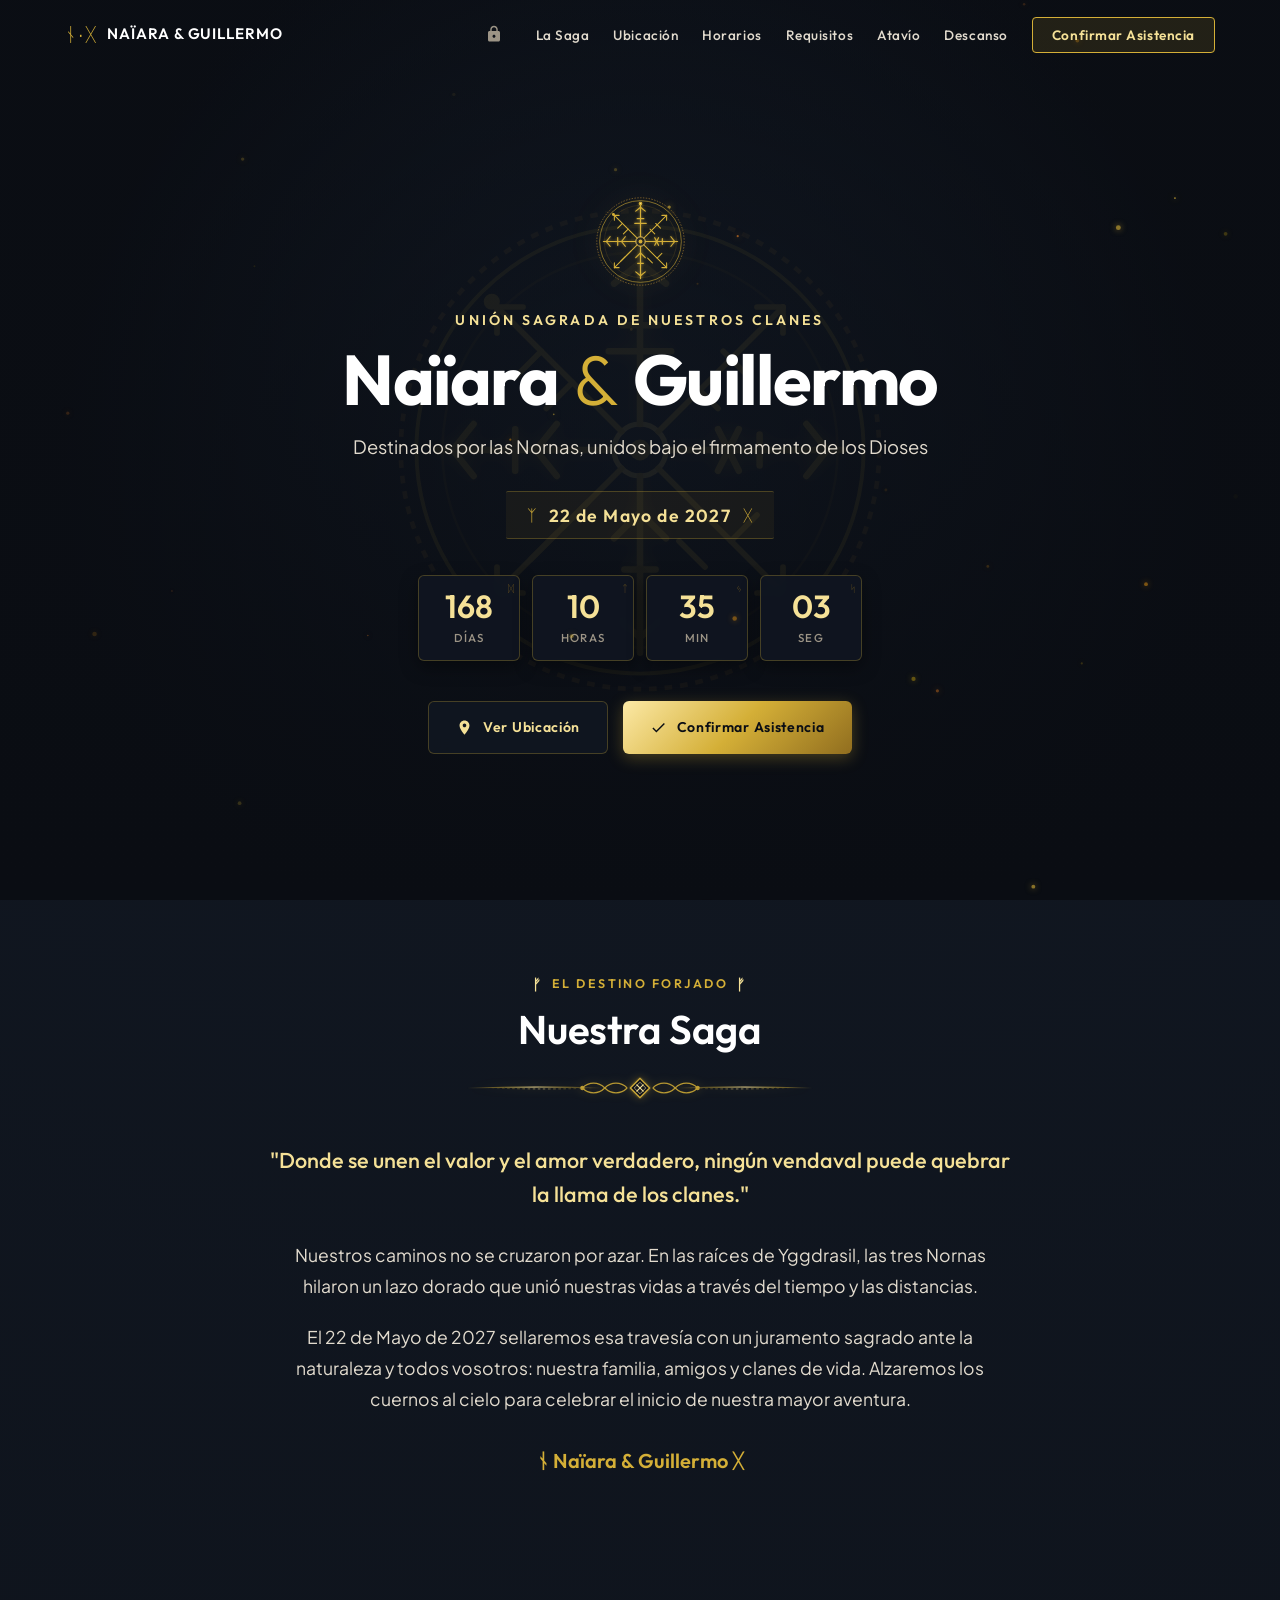
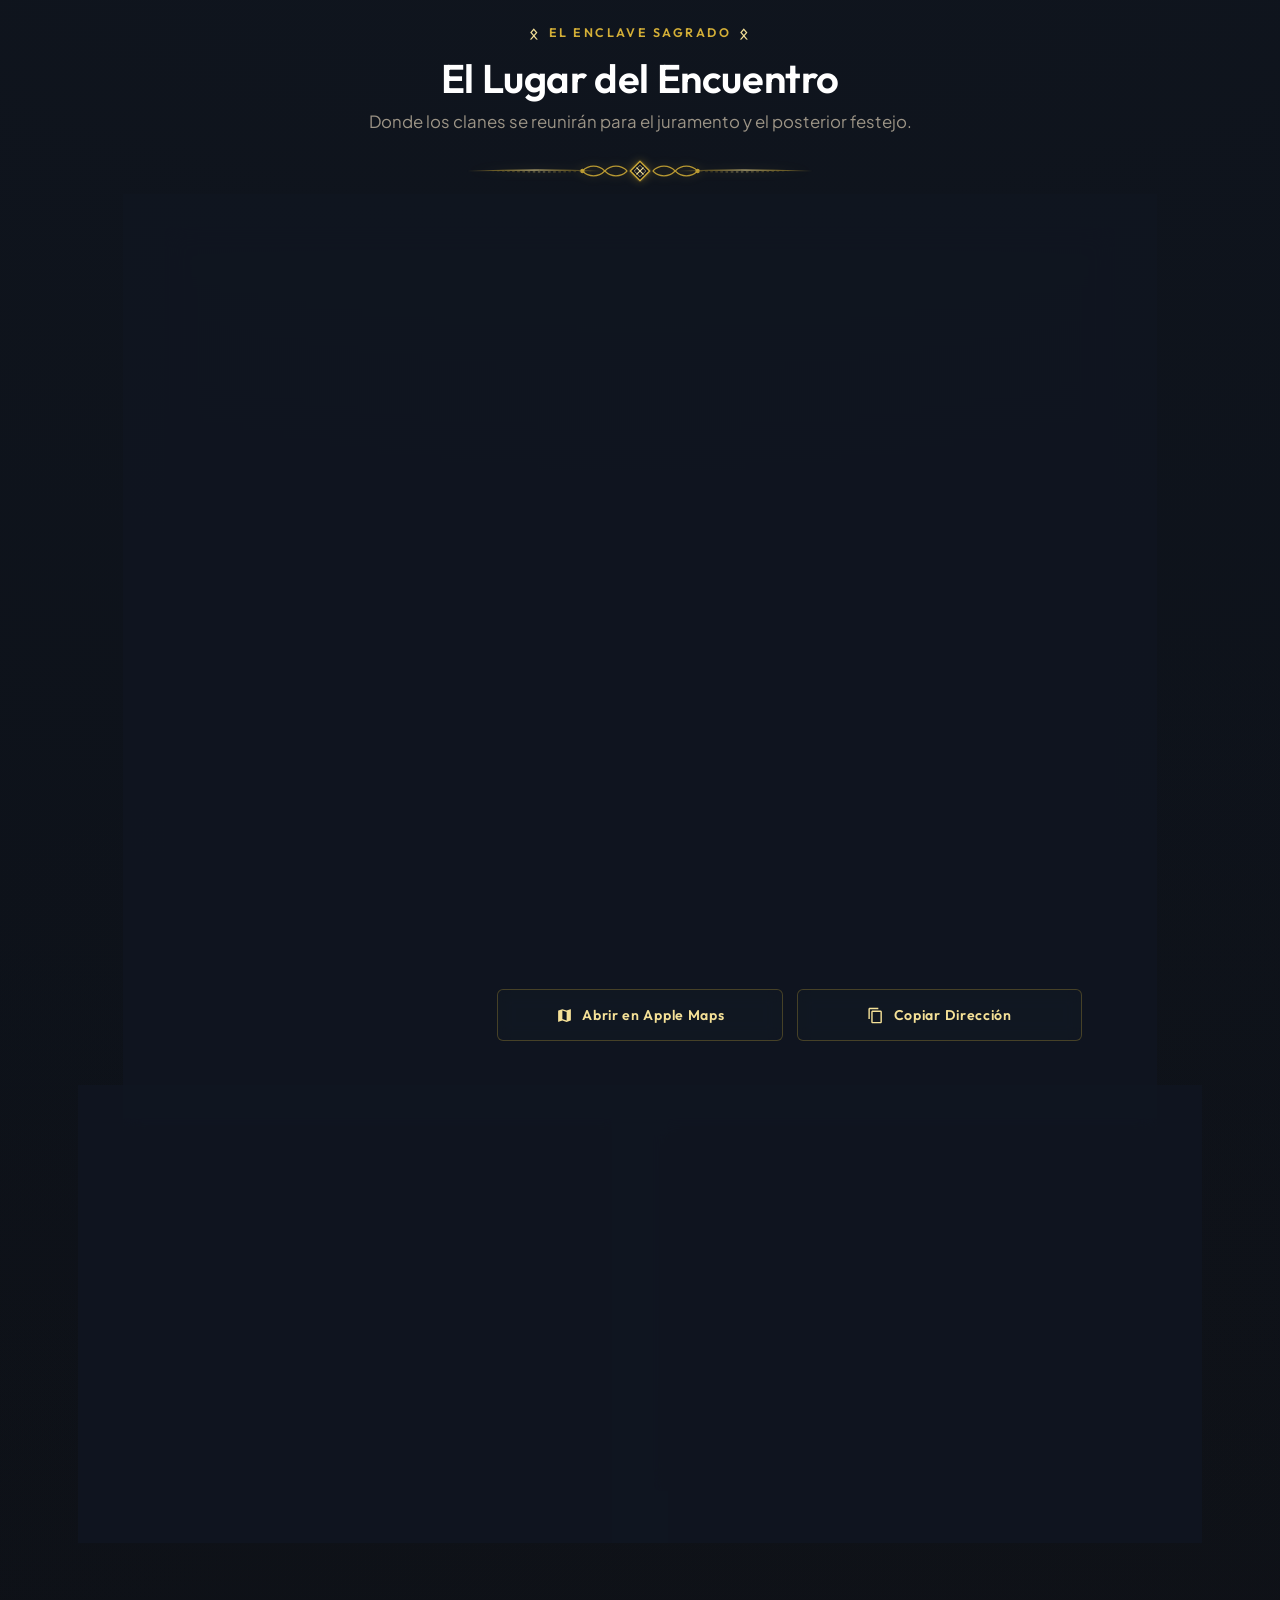
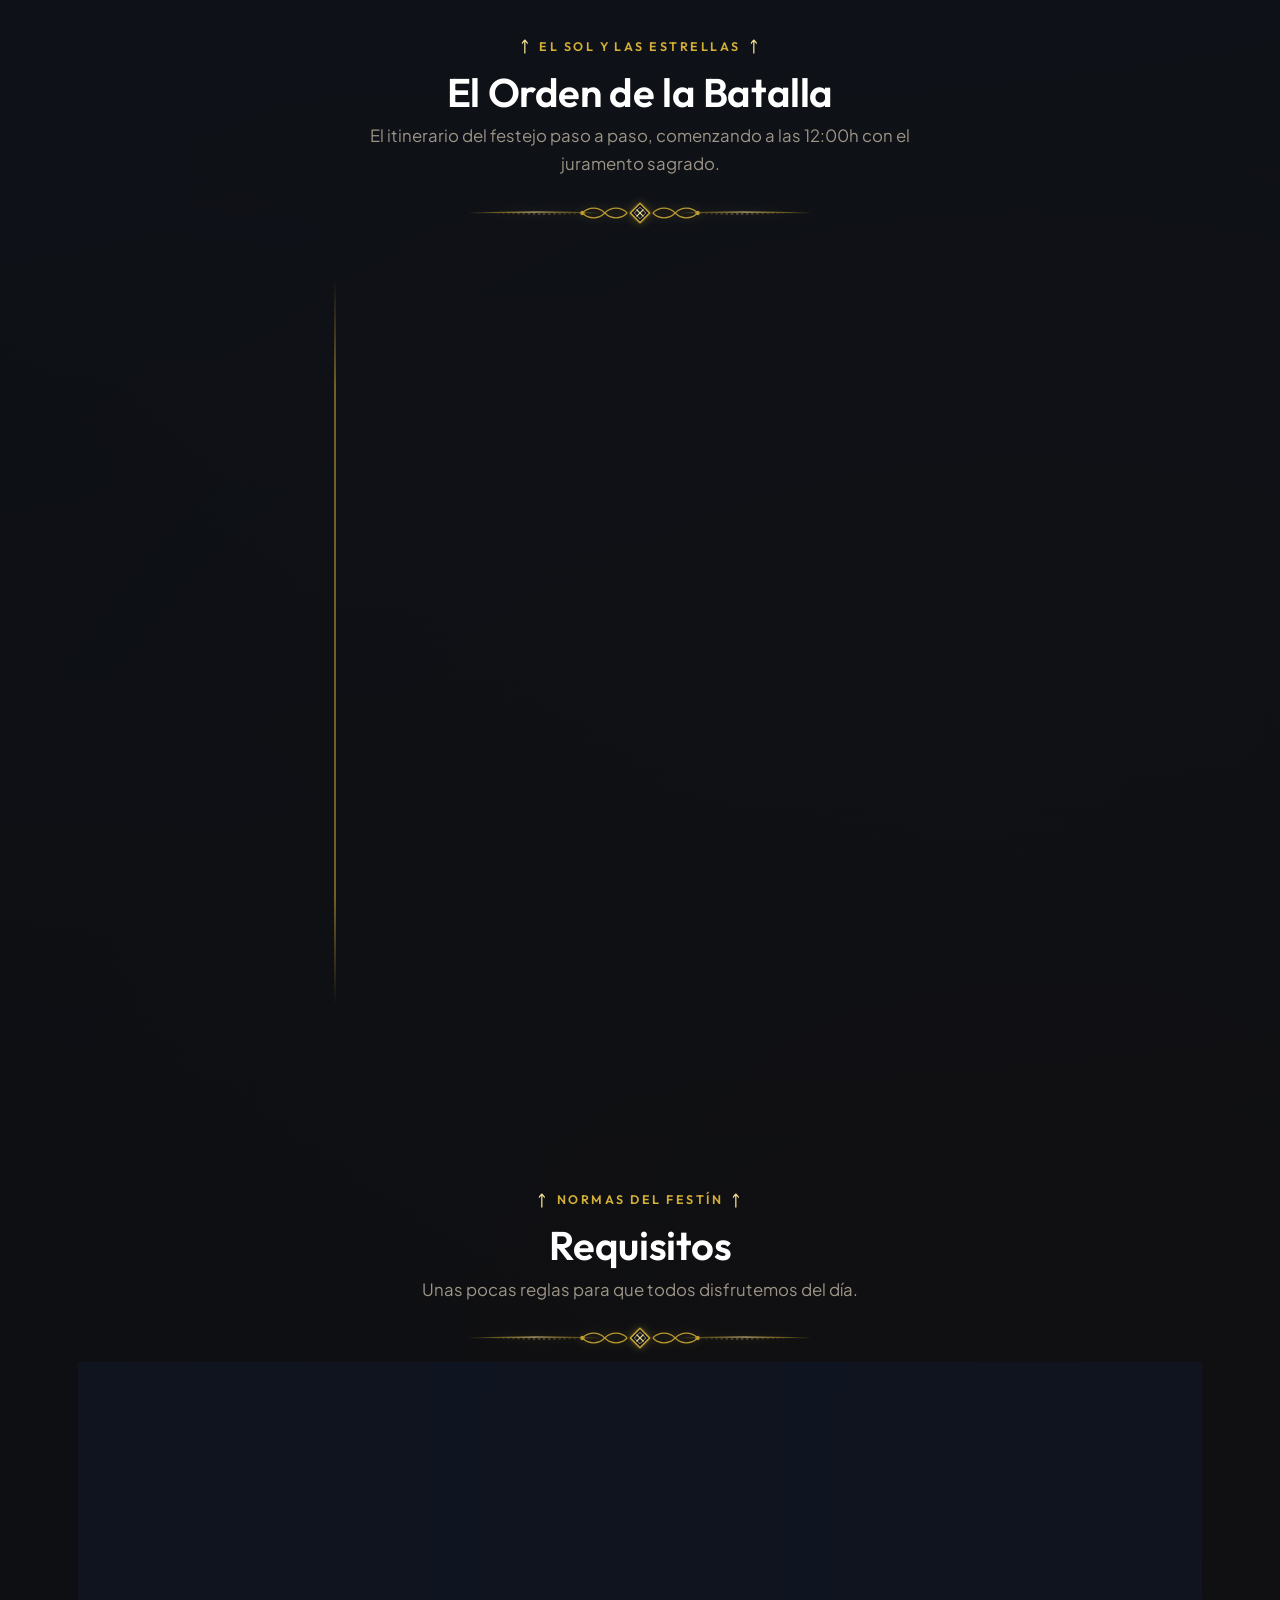
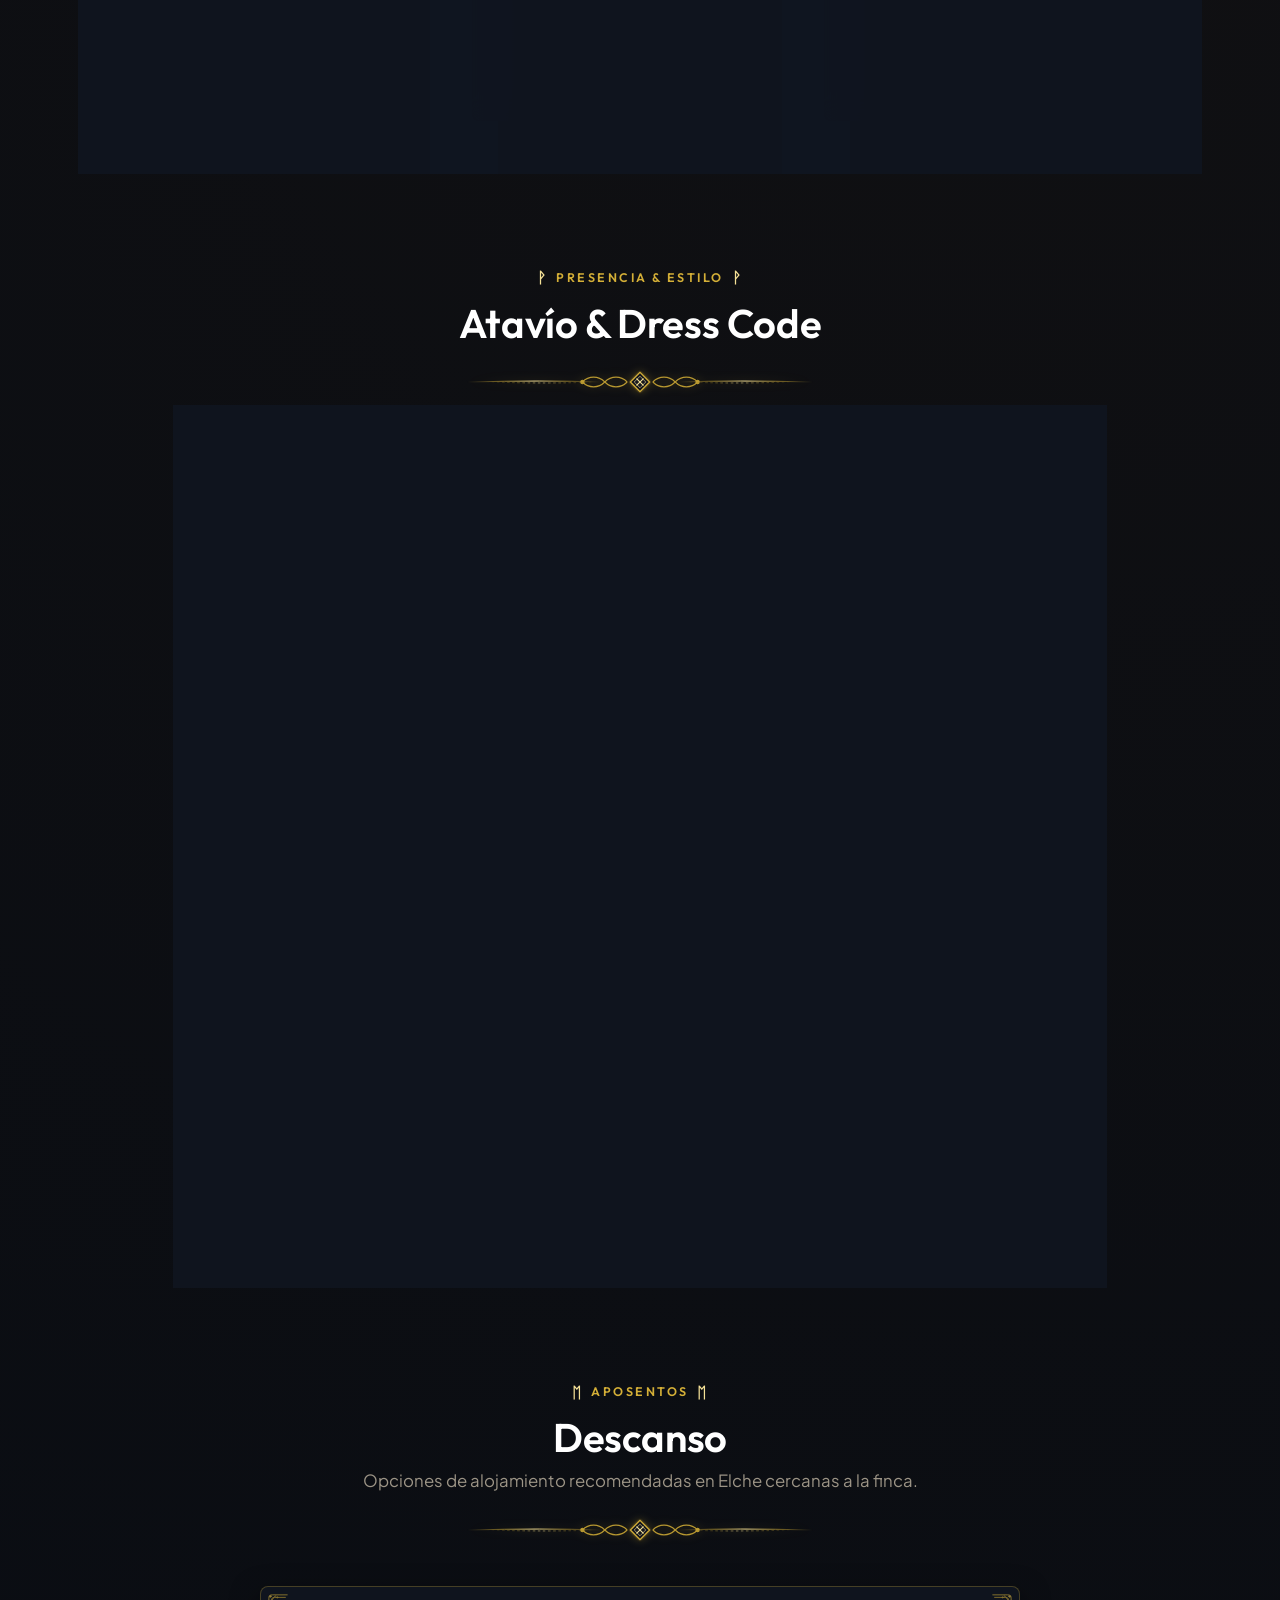
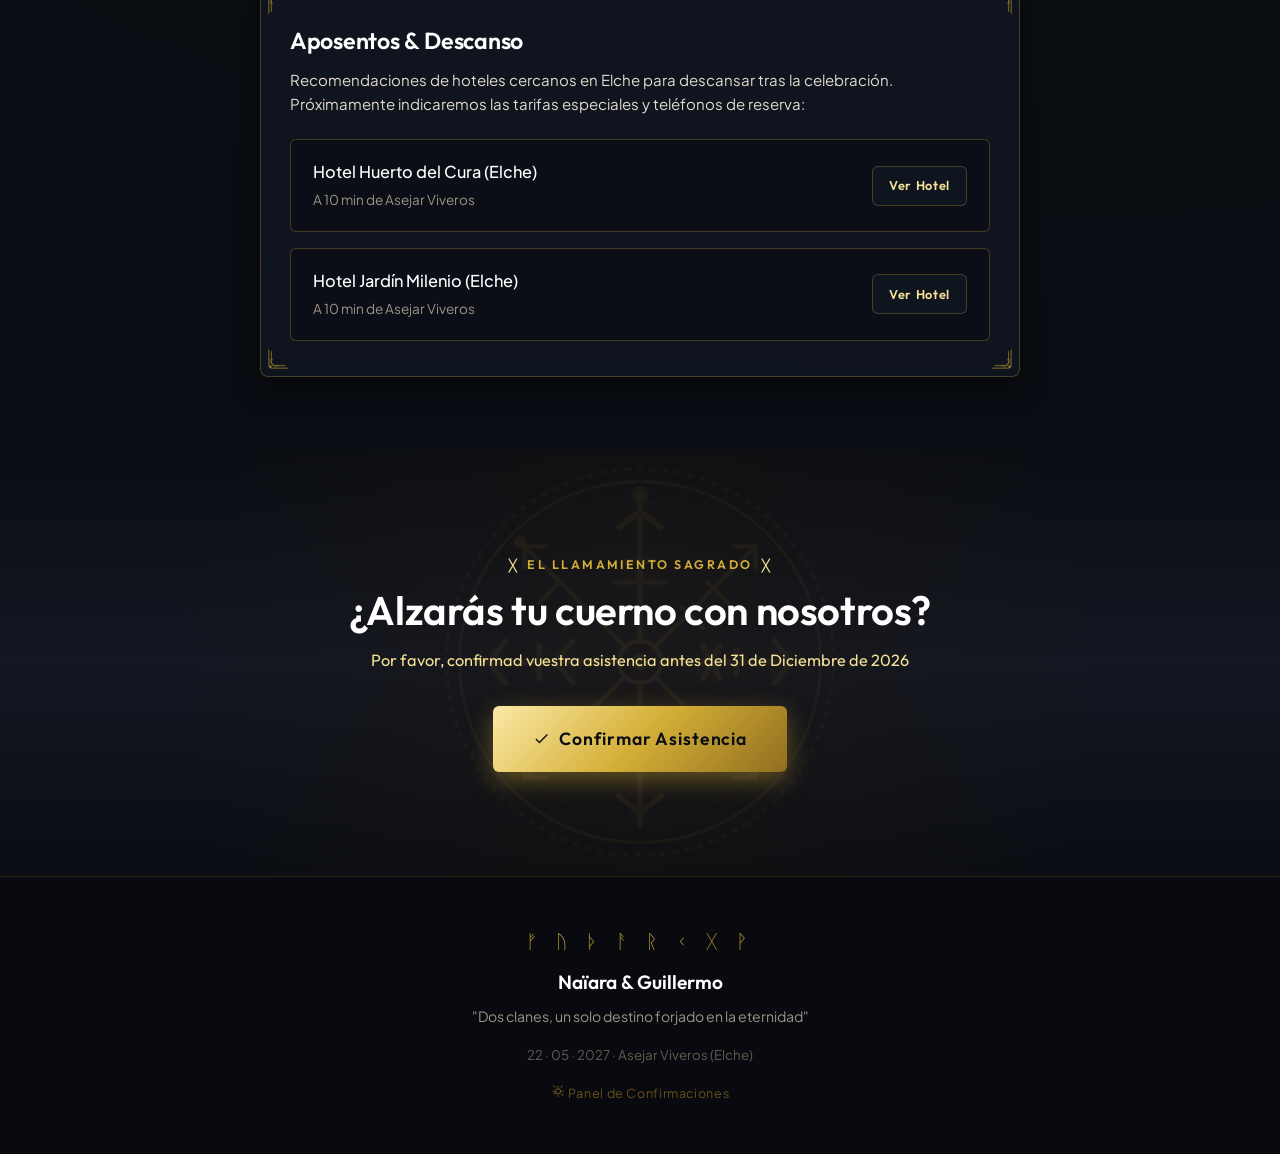
<file: index.html>
<!DOCTYPE html>
<html lang="es">
<head>
  <meta charset="UTF-8" />
  <meta name="viewport" content="width=device-width, initial-scale=1.0, maximum-scale=5.0" />
  <title>Naïara & Guillermo · 22 de Mayo de 2027</title>
  <meta name="description" content="Invitación de boda de Naïara & Guillermo · 22 de Mayo de 2027 en Asejar Viveros, Elche. Destinados por las Nornas, unidos bajo el firmamento de los Dioses." />
  <meta name="theme-color" content="#10141d" />
  <link rel="canonical" href="https://naiarayguillermo.github.io/boda/" />

  <!-- Open Graph para compartir en WhatsApp, Telegram y redes -->
  <meta property="og:title" content="Boda Naïara & Guillermo · 22.05.2027" />
  <meta property="og:description" content="Acompáñanos a celebrar nuestro gran festejo de boda en Asejar Viveros (Elche)." />
  <meta property="og:type" content="website" />
  <meta property="og:url" content="https://naiarayguillermo.github.io/boda/" />
  <meta property="og:site_name" content="Naïara & Guillermo" />
  <meta property="og:image" content="https://naiarayguillermo.github.io/boda/assets/svg/social-preview.svg" />
  <meta property="og:image:alt" content="Invitación de boda de Naïara y Guillermo" />
  <meta name="twitter:card" content="summary_large_image" />
  <meta name="twitter:title" content="Boda Naïara & Guillermo · 22.05.2027" />
  <meta name="twitter:description" content="Acompáñanos en Asejar Viveros, Elche." />
  <meta name="twitter:image" content="https://naiarayguillermo.github.io/boda/assets/svg/social-preview.svg" />
  
  <!-- Favicon rúnico SVG -->
  <link rel="icon" type="image/svg+xml" href="assets/svg/vegvisir.svg" />

  <!-- Estilos -->
  <link rel="stylesheet" href="css/style.css" />
</head>
<body>

  <!-- Canvas interactivo de brasas nórdicas -->
  <canvas id="ember-canvas"></canvas>

  <!-- Telón de fondo para menú móvil (detrás de los links nítidos) -->
  <div class="nav-backdrop" id="nav-backdrop"></div>

  <div class="page-wrapper">

    <!-- BARRA DE NAVEGACIÓN SUPERIOR -->
    <header class="viking-navbar" id="viking-navbar">
      <div class="nav-container">
        <a href="#hero" class="nav-brand" aria-label="Inicio">
          <span class="nav-logo-rune">ᚾ·ᚷ</span>
          <span class="nav-names" data-bind="monogram">Naïara & Guillermo</span>
        </a>

        <!-- Botón Hamburguesa alineado a la derecha -->
        <button class="menu-toggle" id="menu-toggle" aria-label="Abrir menú de navegación">
          <span></span>
          <span></span>
          <span></span>
        </button>

        <!-- Icono discreto de acceso al panel (solo visible para los novios) -->
        <a href="dashboard/" class="nav-dashboard-icon" aria-label="Panel de administración" title="Panel de los Novios">
          <svg viewBox="0 0 24 24" width="18" height="18" fill="currentColor">
            <path d="M18 8h-1V6c0-2.76-2.24-5-5-5S7 3.24 7 6v2H6c-1.1 0-2 .9-2 2v10c0 1.1.9 2 2 2h12c1.1 0 2-.9 2-2V10c0-1.1-.9-2-2-2zm-6 9c-1.1 0-2-.9-2-2s.9-2 2-2 2 .9 2 2-.9 2-2 2zm3.1-9H8.9V6c0-1.71 1.39-3.1 3.1-3.1 1.71 0 3.1 1.39 3.1 3.1v2z"/>
          </svg>
        </a>

        <nav>
          <ul class="nav-links" id="nav-links">
            <li><a href="#historia">La Saga</a></li>
            <li><a href="#ubicacion">Ubicación</a></li>
            <li><a href="#cronograma">Horarios</a></li>
            <li><a href="#requisitos">Requisitos</a></li>
            <li><a href="#atavio">Atavío</a></li>
            <li><a href="#descanso">Descanso</a></li>
            <li><a href="asistencia.html" class="nav-rsvp-btn">Confirmar Asistencia</a></li>
          </ul>
        </nav>
      </div>
    </header>

    <!-- PORTADA / HERO -->
    <section class="hero" id="hero">
      <div class="hero-ornament-bg">
        <img src="assets/svg/vegvisir.svg" alt="" width="520" height="520" />
      </div>

      <img src="assets/svg/vegvisir.svg" alt="Sello Vegvísir" class="hero-crest reveal" width="95" height="95" />

      <p class="hero-tagline-top reveal" style="--delay: 0.1s">Unión Sagrada de Nuestros Clanes</p>
      
      <h1 class="hero-title reveal" style="--delay: 0.2s">
        <span data-bind="brideName">Naïara</span>
        <span class="ampersand">&</span>
        <span data-bind="groomName">Guillermo</span>
      </h1>

      <p class="hero-subtitle reveal" style="--delay: 0.3s" data-bind="epicTagline">
        Destinados por las Nornas, unidos bajo el firmamento de los Dioses
      </p>

      <div class="hero-date-badge reveal" style="--delay: 0.4s">
        <span class="rune-icon">ᛉ</span>
        <span class="date-text" data-bind="dateDisplayText">22 de Mayo de 2027</span>
        <span class="rune-icon">ᚷ</span>
      </div>

      <!-- CONTADOR DE TIEMPO REGRESIVO -->
      <div class="countdown-wrapper reveal" id="countdown-box" style="--delay: 0.5s">
        <div class="countdown-unit">
          <span class="rune-mark">ᛞ</span>
          <div class="countdown-num" id="cd-days">--</div>
          <div class="countdown-label">Días</div>
        </div>
        <div class="countdown-unit">
          <span class="rune-mark">ᛏ</span>
          <div class="countdown-num" id="cd-hours">--</div>
          <div class="countdown-label">Horas</div>
        </div>
        <div class="countdown-unit">
          <span class="rune-mark">ᛃ</span>
          <div class="countdown-num" id="cd-mins">--</div>
          <div class="countdown-label">Min</div>
        </div>
        <div class="countdown-unit">
          <span class="rune-mark">ᛋ</span>
          <div class="countdown-num" id="cd-secs">--</div>
          <div class="countdown-label">Seg</div>
        </div>
      </div>

      <div class="hero-actions reveal" style="--delay: 0.6s">
        <a href="#ubicacion" class="btn-viking btn-viking-outline">
          <span class="btn-icon-svg">
            <svg viewBox="0 0 24 24"><path d="M12 2C8.13 2 5 5.13 5 9c0 5.25 7 13 7 13s7-7.75 7-13c0-3.87-3.13-7-7-7zm0 9.5c-1.38 0-2.5-1.12-2.5-2.5s1.12-2.5 2.5-2.5 2.5 1.12 2.5 2.5-1.12 2.5-2.5 2.5z"/></svg>
          </span>
          <span>Ver Ubicación</span>
        </a>
        <a href="asistencia.html" class="btn-viking btn-viking-primary">
          <span class="btn-icon-svg">
            <svg viewBox="0 0 24 24"><path d="M9 16.2L4.8 12l-1.4 1.4L9 19 21 7l-1.4-1.4L9 16.2z"/></svg>
          </span>
          <span>Confirmar Asistencia</span>
        </a>
      </div>
    </section>

    <!-- SECCIÓN: NUESTRA SAGA -->
    <section class="section" id="historia">
      <div class="container">
        <div class="section-header reveal">
          <div class="section-pretitle">
            <span class="rune">ᚠ</span>
            <span>El Destino Forjado</span>
            <span class="rune">ᚠ</span>
          </div>
          <h2 class="section-title">Nuestra Saga</h2>
          <div class="viking-divider">
            <img src="assets/svg/viking-divider.svg" alt="" />
          </div>
        </div>

        <div class="story-wrapper reveal">
          <blockquote class="story-quote">
            "Donde se unen el valor y el amor verdadero, ningún vendaval puede quebrar la llama de los clanes."
          </blockquote>
          <p class="story-p">
            Nuestros caminos no se cruzaron por azar. En las raíces de Yggdrasil, las tres Nornas hilaron un lazo dorado que unió nuestras vidas a través del tiempo y las distancias.
          </p>
          <p class="story-p">
            El 22 de Mayo de 2027 sellaremos esa travesía con un juramento sagrado ante la naturaleza y todos vosotros: nuestra familia, amigos y clanes de vida. Alzaremos los cuernos al cielo para celebrar el inicio de nuestra mayor aventura.
          </p>
          <div class="story-signature">
            ᚾ Naïara & Guillermo ᚷ
          </div>
        </div>
      </div>
    </section>

    <!-- SECCIÓN: UBICACIÓN (ASEJAR VIVEROS) -->
    <section class="section" id="ubicacion">
      <div class="container">
        <div class="section-header reveal">
          <div class="section-pretitle">
            <span class="rune">ᛟ</span>
            <span>El Enclave Sagrado</span>
            <span class="rune">ᛟ</span>
          </div>
          <h2 class="section-title">El Lugar del Encuentro</h2>
          <p class="section-subtitle">
            Donde los clanes se reunirán para el juramento y el posterior festejo.
          </p>
          <div class="viking-divider">
            <img src="assets/svg/viking-divider.svg" alt="" />
          </div>
        </div>

        <!-- TARJETA DEL ENCLAVE CON MAPA EMBEBIDO -->
        <div class="viking-card venue-showcase-card reveal">
          <img src="assets/svg/knot-corner.svg" class="card-corner corner-tl" alt="" />
          <img src="assets/svg/knot-corner.svg" class="card-corner corner-tr" alt="" />
          <img src="assets/svg/knot-corner.svg" class="card-corner corner-bl" alt="" />
          <img src="assets/svg/knot-corner.svg" class="card-corner corner-br" alt="" />

          <div class="venue-header-badge">
            <span>Enclave Nupcial</span>
          </div>

          <h3 class="venue-main-title" data-bind="venue.name">Asejar Viveros</h3>
          <p class="venue-tagline" data-bind="venue.subtitle">El Oasis de los Dioses · La Hoya, Elche (Alicante)</p>

          <div class="venue-coords-box" title="Coordenadas GPS">
            <span class="inline-svg-icon" aria-hidden="true"><svg viewBox="0 0 24 24"><circle cx="12" cy="10" r="7"/><path d="m12 6 2 6-2 2-2-2 2-6zm0 11v4"/></svg></span>
            <span data-bind="venue.coordinates">38°14'35.1"N 0°46'18.8"W</span>
          </div>

          <p class="venue-desc-text" data-bind="venue.description">
            Un enclave natural rodeado de palmeras, vegetación mediterránea y espacios al aire libre donde celebraremos tanto el juramento sagrado como el gran banquete.
          </p>

          <!-- MAPA EMBEBIDO -->
          <div class="map-frame-wrapper">
            <iframe 
              title="Ubicación de Asejar Viveros en Google Maps"
              src="https://maps.google.com/maps?q=38.2430805,-0.7718989&amp;hl=es&amp;z=15&amp;output=embed"
              loading="lazy"
              allowfullscreen>
            </iframe>
          </div>

          <!-- BOTONES DE ACCIÓN -->
          <div class="map-actions-grid">
            <a href="https://maps.app.goo.gl/aNG3K9HyFQzcdcWY9" target="_blank" rel="noopener noreferrer" class="btn-viking btn-viking-primary" data-bind="venue.mapsShortUrl">
              <span class="btn-icon-svg">
                <svg viewBox="0 0 24 24"><path d="M12 2C8.13 2 5 5.13 5 9c0 5.25 7 13 7 13s7-7.75 7-13c0-3.87-3.13-7-7-7zm0 9.5c-1.38 0-2.5-1.12-2.5-2.5s1.12-2.5 2.5-2.5 2.5 1.12 2.5 2.5-1.12 2.5-2.5 2.5z"/></svg>
              </span>
              <span>Abrir en Google Maps</span>
            </a>

            <a href="https://maps.apple.com/?q=38.2430805,-0.7718989" target="_blank" rel="noopener noreferrer" class="btn-viking btn-viking-outline" data-bind="venue.appleMapsUrl">
              <span class="btn-icon-svg">
                <svg viewBox="0 0 24 24"><path d="M20.5 3l-.16.03L15 5.1 9 3 3.36 4.9c-.21.07-.36.25-.36.48V20.5c0 .28.22.5.5.5l.16-.03L9 18.9l6 2.1 5.64-1.9c.21-.07.36-.25.36-.48V3.5c0-.28-.22-.5-.5-.5zM15 19l-6-2.11V5l6 2.11V19z"/></svg>
              </span>
              <span>Abrir en Apple Maps</span>
            </a>

            <button type="button" class="btn-viking btn-viking-outline" data-copy-target="venue-address-hidden" data-toast-msg="¡Dirección copiada al portapapeles!">
              <span class="btn-icon-svg">
                <svg viewBox="0 0 24 24"><path d="M16 1H4c-1.1 0-2 .9-2 2v14h2V3h12V1zm3 4H8c-1.1 0-2 .9-2 2v14c0 1.1.9 2 2 2h11c1.1 0 2-.9 2-2V7c0-1.1-.9-2-2-2zm0 16H8V7h11v14z"/></svg>
              </span>
              <span>Copiar Dirección</span>
            </button>
            <span id="venue-address-hidden" data-copy-val="Partida de La Hoya, Polígono 72, Parcela 83, 03294 La Hoya, Elche (Alicante)" style="display: none;"></span>
          </div>
        </div>

        <!-- CEREMONIA (12:00h) & BANQUETE (14:00h) -->
        <div class="conclaves-grid">
          <div class="viking-card conclave-card reveal" style="--delay: 0.1s">
            <img src="assets/svg/knot-corner.svg" class="card-corner corner-tl" alt="" />
            <img src="assets/svg/knot-corner.svg" class="card-corner corner-tr" alt="" />
            <img src="assets/svg/knot-corner.svg" class="card-corner corner-bl" alt="" />
            <img src="assets/svg/knot-corner.svg" class="card-corner corner-br" alt="" />

            <div>
              <div class="conclave-icon-box">
                <img src="assets/svg/rings-oath.svg" alt="Anillos" width="40" height="40" />
              </div>
              <span class="conclave-badge">La Ceremonia</span>
              <h3 class="conclave-title" data-bind="ceremony.title">El Juramento de Sangre y Amor</h3>
              <p class="conclave-place" data-bind="ceremony.placeName">Asejar Viveros · Zona de la Arboleda</p>
              <div class="conclave-time">
                <span class="rune">ᛏ</span>
                <span data-bind="ceremony.time">12:00 Horas</span>
              </div>
              <p class="conclave-desc" data-bind="ceremony.description">
                Bajo los cielos de Elche y rodeados de nuestro clan, intercambiaremos los anillos de juramento y sellaremos nuestra alianza eterna.
              </p>
            </div>
          </div>

          <div class="viking-card conclave-card reveal" style="--delay: 0.2s">
            <img src="assets/svg/knot-corner.svg" class="card-corner corner-tl" alt="" />
            <img src="assets/svg/knot-corner.svg" class="card-corner corner-tr" alt="" />
            <img src="assets/svg/knot-corner.svg" class="card-corner corner-bl" alt="" />
            <img src="assets/svg/knot-corner.svg" class="card-corner corner-br" alt="" />

            <div>
              <div class="conclave-icon-box">
                <img src="assets/svg/drinking-horn.svg" alt="Cuerno" width="40" height="40" />
              </div>
              <span class="conclave-badge">Banquete & Fiesta</span>
              <h3 class="conclave-title" data-bind="banquet.title">El Gran Festín en el Valhalla</h3>
              <p class="conclave-place" data-bind="banquet.placeName">Asejar Viveros · Jardines Principales</p>
              <div class="conclave-time">
                <span class="rune">ᛋ</span>
                <span data-bind="banquet.time">14:00 Horas</span>
              </div>
              <p class="conclave-desc" data-bind="banquet.description">
                Alzad vuestros cuernos con hidromiel y buen vino. Viandas selectas, música y fiesta para celebrar el inicio de nuestra saga.
              </p>
            </div>
          </div>
        </div>

      </div>
    </section>

    <!-- SECCIÓN: CRONOGRAMA / TIMELINE -->
    <section class="section" id="cronograma">
      <div class="container">
        <div class="section-header reveal">
          <div class="section-pretitle">
            <span class="rune">ᛏ</span>
            <span>El Sol y las Estrellas</span>
            <span class="rune">ᛏ</span>
          </div>
          <h2 class="section-title">El Orden de la Batalla</h2>
          <p class="section-subtitle">
            El itinerario del festejo paso a paso, comenzando a las 12:00h con el juramento sagrado.
          </p>
          <div class="viking-divider">
            <img src="assets/svg/viking-divider.svg" alt="" />
          </div>
        </div>

        <div class="timeline-container" id="timeline-list">
          <!-- Inyectado dinámicamente desde js/config.js -->
        </div>
      </div>
    </section>

    <!-- SECCIÓN: REQUISITOS DE LOS CLANES -->
    <section class="section" id="requisitos">
      <div class="container">
        <div class="section-header reveal">
          <div class="section-pretitle"><span class="rune">ᛏ</span><span>Normas del Festín</span><span class="rune">ᛏ</span></div>
          <h2 class="section-title">Requisitos</h2>
          <p class="section-subtitle">Unas pocas reglas para que todos disfrutemos del día.</p>
          <div class="viking-divider"><img src="assets/svg/viking-divider.svg" alt="" /></div>
        </div>
        <div class="requirements-grid reveal">
          <article class="viking-card requirement-card"><span class="requirement-mark" aria-hidden="true"><svg viewBox="0 0 24 24"><path d="M12 21S4 16.5 4 9.5A4.5 4.5 0 0 1 12 7a4.5 4.5 0 0 1 8 2.5c0 7-8 11.5-8 11.5z"/></svg></span><h3>Por parte de la novia</h3><p>De momento, ninguna. Venid cómodos y con ganas de celebrar.</p></article>
          <article class="viking-card requirement-card"><span class="requirement-mark" aria-hidden="true"><svg viewBox="0 0 24 24"><path d="M5 21 12 3l7 18M8 14h8"/></svg></span><h3>Por parte del novio</h3><p>Nadie puede llevar un martillo, salvo Guillermo.</p></article>
          <article class="viking-card requirement-card"><span class="requirement-mark" aria-hidden="true"><svg viewBox="0 0 24 24"><path d="M12 3 4 7v5c0 4.7 3.4 8.7 8 10 4.6-1.3 8-5.3 8-10V7l-8-4zM8 12h8"/></svg></span><h3>Generales</h3><p>Nada de llevar cuernos. Aunque se asocian a los vikingos, no hay pruebas de que los usaran: la imagen nació sobre todo en el Romanticismo del siglo XIX, especialmente con las representaciones de Wagner.</p></article>
        </div>
      </div>
    </section>

    <!-- SECCIÓN: ATAVÍO DE GALA -->
    <section class="section" id="atavio">
      <div class="container">
        <div class="section-header reveal">
          <div class="section-pretitle">
            <span class="rune">ᚹ</span>
            <span>Presencia & Estilo</span>
            <span class="rune">ᚹ</span>
          </div>
          <h2 class="section-title">Atavío & Dress Code</h2>
          <div class="viking-divider">
            <img src="assets/svg/viking-divider.svg" alt="" />
          </div>
        </div>

        <div class="atavio-wrapper reveal">
          <div class="viking-card atavio-placeholder-card">
            <img src="assets/svg/knot-corner.svg" class="card-corner corner-tl" alt="" />
            <img src="assets/svg/knot-corner.svg" class="card-corner corner-tr" alt="" />
            <img src="assets/svg/knot-corner.svg" class="card-corner corner-bl" alt="" />
            <img src="assets/svg/knot-corner.svg" class="card-corner corner-br" alt="" />

            <div class="atavio-notice-box">
              <h3 class="atavio-notice-title">Una Celebración con Esencia Vikinga</h3>
              <p class="atavio-notice-text">
                Queremos que este día sea especial, auténtico y diferente a lo habitual. La temática de nuestro enlace es de <strong>inspiración vikinga y nórdica</strong>, por lo que más adelante os facilitaremos una guía completa con ejemplos, sugerencias de estilo, peinados y accesorios tanto para hombres como para mujeres y niños.
              </p>

              <div class="atavio-clarification-box">
                <p>
                  <strong>¿Cómo venir vestidos?</strong><br>
                  No queremos obligar a nadie a ponerse nada con lo que no se sienta cómodo, pero <strong>tampoco buscamos el clásico traje o vestido de una boda convencional</strong>.
                </p>
                <p style="margin-top: 0.8rem;">
                  La clave es apostar por un estilo natural, rústico o bohemio: tejidos como lino o algodón, detalles en cuero y tonos tierra, verdes bosque, marrones, teja o azules oscuros. Si prefieres no llevar prendas nórdicas, elige un look arreglado pero alternativo que encaje con la magia del entorno.
                </p>
              </div>
            </div>

            <div class="atavio-categories-grid">
              <div class="atavio-cat-card">
                <span class="atavio-cat-icon inline-svg-icon" aria-hidden="true"><svg viewBox="0 0 24 24"><circle cx="12" cy="8" r="4"/><path d="M5 22a7 7 0 0 1 14 0M8 12h8"/></svg></span>
                <span class="atavio-cat-name">Hombre</span>
                <span class="atavio-cat-status">Ideas de Atavío & Peinados · Próximamente</span>
              </div>
              <div class="atavio-cat-card">
                <span class="atavio-cat-icon inline-svg-icon" aria-hidden="true"><svg viewBox="0 0 24 24"><circle cx="12" cy="8" r="4"/><path d="M5 22a7 7 0 0 1 14 0M9 4 7 2m8 2 2-2"/></svg></span>
                <span class="atavio-cat-name">Mujer</span>
                <span class="atavio-cat-status">Ideas de Vestido & Peinados · Próximamente</span>
              </div>
              <div class="atavio-cat-card">
                <span class="atavio-cat-icon inline-svg-icon" aria-hidden="true"><svg viewBox="0 0 24 24"><circle cx="9" cy="8" r="3"/><circle cx="16" cy="9" r="3"/><path d="M3 21a6 6 0 0 1 12 0m-5 0a6 6 0 0 1 12 0"/></svg></span>
                <span class="atavio-cat-name">Niños</span>
                <span class="atavio-cat-status">Atavío Infantil · Próximamente</span>
              </div>
            </div>
          </div>
        </div>
      </div>
    </section>

    <!-- SECCIÓN: DESCANSO -->
    <section class="section" id="descanso">
      <div class="container">
        <div class="section-header reveal">
          <div class="section-pretitle">
            <span class="rune">ᛖ</span>
            <span>Aposentos</span>
            <span class="rune">ᛖ</span>
          </div>
          <h2 class="section-title">Descanso</h2>
          <p class="section-subtitle">
            Opciones de alojamiento recomendadas en Elche cercanas a la finca.
          </p>
          <div class="viking-divider">
            <img src="assets/svg/viking-divider.svg" alt="" />
          </div>
        </div>

        <div class="stay-wrapper reveal">
          <div class="viking-card">
            <img src="assets/svg/knot-corner.svg" class="card-corner corner-tl" alt="" />
            <img src="assets/svg/knot-corner.svg" class="card-corner corner-tr" alt="" />
            <img src="assets/svg/knot-corner.svg" class="card-corner corner-bl" alt="" />
            <img src="assets/svg/knot-corner.svg" class="card-corner corner-br" alt="" />

            <h3 class="conclave-title" style="margin-bottom: 0.5rem;" data-bind="stay.title">Aposentos en Elche</h3>
            <p class="conclave-desc" data-bind="stay.description">
              Recomendaciones de hoteles cercanos para descansar tras la batalla:
            </p>

            <div class="hotel-list">
              <div class="hotel-item">
                <div>
                  <div class="hotel-name">Hotel Huerto del Cura (Elche)</div>
                  <div class="hotel-sub">A 10 min de Asejar Viveros</div>
                </div>
                <a href="https://maps.google.com/?q=Hotel+Huerto+del+Cura+Elche" target="_blank" rel="noopener noreferrer" class="btn-viking btn-viking-outline" style="min-height: 40px; padding: 0.45rem 1rem; font-size: 0.8rem;">
                  <span>Ver Hotel</span>
                </a>
              </div>

              <div class="hotel-item">
                <div>
                  <div class="hotel-name">Hotel Jardín Milenio (Elche)</div>
                  <div class="hotel-sub">A 10 min de Asejar Viveros</div>
                </div>
                <a href="https://maps.google.com/?q=Hotel+Jardin+Milenio+Elche" target="_blank" rel="noopener noreferrer" class="btn-viking btn-viking-outline" style="min-height: 40px; padding: 0.45rem 1rem; font-size: 0.8rem;">
                  <span>Ver Hotel</span>
                </a>
              </div>
            </div>
          </div>
        </div>
      </div>
    </section>

    <!-- LLAMAMIENTO FINAL -->
    <section class="cta-section" id="confirmar">
      <div class="cta-vegvisir-bg">
        <img src="assets/svg/vegvisir.svg" alt="" width="420" height="420" />
      </div>

      <div class="container" style="position: relative; z-index: 2;">
        <p class="section-pretitle">
          <span class="rune">ᚷ</span>
          <span>El Llamamiento Sagrado</span>
          <span class="rune">ᚷ</span>
        </p>

        <h2 class="cta-title">¿Alzarás tu cuerno con nosotros?</h2>
        
        <p class="cta-deadline" data-bind="rsvp.deadlineText">
          Por favor, confirmad vuestra asistencia antes del 31 de Diciembre de 2026
        </p>

        <div>
          <a href="asistencia.html" class="btn-viking btn-viking-primary btn-cta-giant">
            <span class="btn-icon-svg">
              <svg viewBox="0 0 24 24"><path d="M9 16.2L4.8 12l-1.4 1.4L9 19 21 7l-1.4-1.4L9 16.2z"/></svg>
            </span>
            <span>Confirmar Asistencia</span>
          </a>
        </div>
      </div>
    </section>

    <!-- FOOTER -->
    <footer class="viking-footer">
      <div class="footer-runes">ᚠ ᚢ ᚦ ᚨ ᚱ ᚲ ᚷ ᚹ</div>
      <div class="footer-names">Naïara & Guillermo</div>
      <p class="footer-quote">"Dos clanes, un solo destino forjado en la eternidad"</p>
      <small style="color: #635b50;">22 · 05 · 2027 · Asejar Viveros (Elche)</small>
      <br>
      <a href="dashboard/" class="footer-admin-link"><span class="inline-svg-icon" aria-hidden="true"><svg viewBox="0 0 24 24"><path d="M12 3v3m0 12v3M3 12h3m12 0h3m-4.2-6.8 2.1-2.1m-13.8 13.8 2.1-2.1m0-9.6L4.1 3.1m13.8 13.8 2.1 2.1M16 12a4 4 0 1 1-8 0 4 4 0 0 1 8 0z"/></svg></span> Panel de Confirmaciones</a>
    </footer>

  </div>

  <!-- BOTÓN FLOTANTE VOLVER ARRIBA (BACK TO TOP) -->
  <button class="back-to-top" id="back-to-top" aria-label="Volver arriba">
    <svg viewBox="0 0 24 24">
      <path d="M7.41 15.41L12 10.83l4.59 4.58L18 14l-6-6-6 6z"/>
    </svg>
  </button>

  <!-- TOAST DE CONFIRMACIÓN -->
  <div class="toast-notice" id="copy-toast">
    ¡Copiado al portapapeles!
  </div>

  <!-- Scripts -->
  <script src="js/config.js"></script>
  <script src="js/main.js"></script>
</body>
</html>
</file>
<file: css/style.css>
/* ===================================================================
   HOJA DE ESTILOS PRINCIPAL - BODA NAIARA & GUILLERMO
   Estilo: Nórdico Moderno, Minimalista & Sofisticado
   Tipografía: Outfit + Plus Jakarta Sans
   =================================================================== */

@import url('https://fonts.googleapis.com/css2?family=Outfit:wght@300;400;500;600;700&family=Plus+Jakarta+Sans:wght@300;400;500;600&display=swap');

:root {
  /* Paleta Nórdica Contemporánea */
  --bg-deep: #0a0d13;
  --bg-surface: #10151f;
  --bg-card: rgba(16, 22, 33, 0.9);
  --bg-card-hover: rgba(22, 30, 45, 0.98);

  --gold-primary: #d4af37;
  --gold-light: #f5e197;
  --gold-dark: #916e1f;
  --gold-glow: rgba(212, 175, 55, 0.35);
  --gold-gradient: linear-gradient(135deg, #fce9a6 0%, #d4af37 50%, #916e1f 100%);

  --text-bright: #ffffff;
  --text-main: #e2dbce;
  --text-muted: #9c9486;
  --text-gold: #e2be62;

  --border-color: rgba(212, 175, 55, 0.28);
  --border-color-strong: rgba(212, 175, 55, 0.7);

  /* Tipografías Modernas */
  --font-epic: 'Outfit', -apple-system, BlinkMacSystemFont, sans-serif;
  --font-title: 'Outfit', -apple-system, BlinkMacSystemFont, sans-serif;
  --font-body: 'Plus Jakarta Sans', -apple-system, BlinkMacSystemFont, sans-serif;

  /* Transiciones */
  --transition-smooth: all 0.3s cubic-bezier(0.16, 1, 0.3, 1);
  --transition-quick: all 0.18s ease;
}

/* Reset y base */
*, *::before, *::after {
  box-sizing: border-box;
  margin: 0;
  padding: 0;
  -webkit-tap-highlight-color: transparent;
}

html {
  scroll-behavior: smooth;
  font-size: 16px;
  background-color: var(--bg-deep);
  color: var(--text-main);
  overflow-x: hidden;
  width: 100%;
}

body {
  font-family: var(--font-body);
  line-height: 1.65;
  overflow-x: hidden;
  width: 100%;
  background-color: var(--bg-deep);
  background-image: 
    radial-gradient(circle at 50% 0%, rgba(30, 42, 60, 0.4) 0%, transparent 60%),
    radial-gradient(circle at 80% 60%, rgba(35, 25, 15, 0.25) 0%, transparent 50%);
  position: relative;
  min-height: 100vh;
}

body.menu-locked {
  overflow: hidden;
}

/* Canvas de brasas nórdicas */
#ember-canvas {
  position: fixed;
  top: 0;
  left: 0;
  width: 100%;
  height: 100%;
  pointer-events: none;
  z-index: 1;
}

/* Envoltorio principal (sin z-index que atrape el stacking context de la navbar) */
.page-wrapper {
  position: relative;
  width: 100%;
  overflow-x: hidden;
}

.container {
  width: 100%;
  max-width: 1080px;
  margin: 0 auto;
  padding: 0 1.25rem;
}

.section {
  padding: 4.5rem 0;
  position: relative;
}

/* Tipografía de títulos: pesos refinados y ligeros, no sobrecargados */
h1, h2, h3, h4, .epic-font {
  font-family: var(--font-title);
  color: var(--text-bright);
  font-weight: 600;
  letter-spacing: -0.01em;
}

.title-font {
  font-family: var(--font-title);
  letter-spacing: 0.04em;
  text-transform: uppercase;
}

.gold-text {
  background: var(--gold-gradient);
  -webkit-background-clip: text;
  -webkit-text-fill-color: transparent;
  display: inline-block;
}

/* Divisor vikingo */
.viking-divider {
  width: 100%;
  max-width: 400px;
  margin: 1.2rem auto 2rem auto;
  display: flex;
  align-items: center;
  justify-content: center;
}

.viking-divider img,
.viking-divider svg {
  width: 100%;
  height: auto;
  max-height: 32px;
  filter: drop-shadow(0 0 5px rgba(212, 175, 55, 0.35));
}

.section-header {
  text-align: center;
  margin-bottom: 2.5rem;
}

.section-pretitle {
  font-family: var(--font-title);
  font-size: 0.78rem;
  letter-spacing: 0.2em;
  text-transform: uppercase;
  color: var(--gold-primary);
  display: flex;
  align-items: center;
  justify-content: center;
  gap: 0.5rem;
  margin-bottom: 0.5rem;
  font-weight: 600;
}

.section-pretitle .rune {
  font-size: 0.95rem;
  color: var(--gold-light);
}

.section-title {
  font-size: clamp(1.75rem, 5vw, 2.5rem);
  color: var(--text-bright);
  margin-bottom: 0.4rem;
  line-height: 1.2;
  font-weight: 600;
}

.section-subtitle {
  font-size: clamp(0.92rem, 2.5vw, 1.05rem);
  color: var(--text-muted);
  max-width: 600px;
  margin: 0 auto;
  font-weight: 400;
}

/* ===================================================================
   BARRA DE NAVEGACIÓN Y MENÚ MÓVIL (CORRECCIÓN TOTAL DE STACKING)
   =================================================================== */
.viking-navbar {
  position: fixed;
  top: 0;
  left: 0;
  width: 100%;
  z-index: 2000;
  padding: 1rem 1.25rem;
  transition: var(--transition-smooth);
}

.viking-navbar.scrolled {
  background: rgba(10, 13, 19, 0.95);
  backdrop-filter: blur(14px);
  -webkit-backdrop-filter: blur(14px);
  padding: 0.75rem 1.25rem;
  border-bottom: 1px solid rgba(212, 175, 55, 0.2);
  box-shadow: 0 4px 20px rgba(0, 0, 0, 0.7);
}

.nav-container {
  max-width: 1150px;
  margin: 0 auto;
  display: flex;
  align-items: center;
  justify-content: space-between;
  width: 100%;
}

.nav-brand {
  display: flex;
  align-items: center;
  gap: 0.6rem;
  text-decoration: none;
  z-index: 2005;
}

.nav-logo-rune {
  font-size: 1.2rem;
  color: var(--gold-primary);
  letter-spacing: 0.1em;
}

.nav-names {
  font-family: var(--font-title);
  font-size: 0.95rem;
  font-weight: 600;
  color: var(--text-bright);
  letter-spacing: 0.06em;
  text-transform: uppercase;
}

.nav-links {
  display: flex;
  list-style: none;
  gap: 1.5rem;
  align-items: center;
  margin-left: 1.5rem;
}

.nav-links a {
  text-decoration: none;
  color: var(--text-main);
  font-family: var(--font-title);
  font-size: 0.85rem;
  font-weight: 500;
  letter-spacing: 0.04em;
  transition: var(--transition-quick);
  position: relative;
  padding: 0.3rem 0;
}

.nav-links a:hover {
  color: var(--gold-light);
}

.nav-rsvp-btn {
  border: 1px solid var(--gold-primary) !important;
  padding: 0.5rem 1.2rem !important;
  border-radius: 4px;
  background: rgba(212, 175, 55, 0.12);
  color: var(--gold-light) !important;
  font-weight: 600 !important;
  transition: var(--transition-smooth) !important;
}

.nav-rsvp-btn:hover {
  background: var(--gold-primary) !important;
  color: #0a0d13 !important;
  box-shadow: 0 0 15px var(--gold-glow);
}

/* Botón Hamburguesa: Alineado en el extremo derecho en móvil */
.menu-toggle {
  display: none;
  background: transparent;
  border: 1px solid var(--border-color);
  border-radius: 4px;
  cursor: pointer;
  padding: 0.5rem;
  flex-direction: column;
  justify-content: center;
  align-items: center;
  gap: 4px;
  min-width: 44px;
  min-height: 44px;
  margin-left: auto; /* Empuja el icono a la derecha del todo */
  z-index: 2005;
}

.menu-toggle span {
  display: block;
  width: 20px;
  height: 2px;
  background: var(--gold-light);
  transition: var(--transition-quick);
}

.menu-toggle.active span:nth-child(1) {
  transform: translateY(6px) rotate(45deg);
}
.menu-toggle.active span:nth-child(2) {
  opacity: 0;
}
.menu-toggle.active span:nth-child(3) {
  transform: translateY(-6px) rotate(-45deg);
}

/* Telón de fondo oscuro (detrás del menú, delante del contenido) */
.nav-backdrop {
  display: none;
  position: fixed;
  top: 0;
  left: 0;
  width: 100vw;
  height: 100vh;
  background: rgba(5, 7, 10, 0.75);
  backdrop-filter: blur(8px);
  -webkit-backdrop-filter: blur(8px);
  z-index: 1990; /* Justo debajo de nav-links y la barra */
  opacity: 0;
  pointer-events: none;
  transition: opacity 0.3s ease;
}

.nav-backdrop.active {
  display: block;
  opacity: 1;
  pointer-events: auto;
}

/* ===================================================================
   HERO / PORTADA
   =================================================================== */
.hero {
  min-height: 100vh;
  display: flex;
  flex-direction: column;
  justify-content: center;
  align-items: center;
  text-align: center;
  position: relative;
  padding: 6.5rem 1.25rem 3.5rem 1.25rem;
  overflow: hidden;
  background: 
    linear-gradient(180deg, rgba(10, 13, 19, 0.4) 0%, rgba(10, 13, 19, 0.9) 85%, var(--bg-deep) 100%),
    radial-gradient(circle at center, rgba(30, 45, 65, 0.5) 0%, rgba(10, 13, 19, 0.95) 75%);
}

.hero-ornament-bg {
  position: absolute;
  top: 50%;
  left: 50%;
  width: min(85vw, 520px);
  height: min(85vw, 520px);
  transform: translate(-50%, -50%);
  opacity: 0.07;
  pointer-events: none;
  animation: slowSpin 130s linear infinite;
}

@keyframes slowSpin {
  from { transform: translate(-50%, -50%) rotate(0deg); }
  to { transform: translate(-50%, -50%) rotate(360deg); }
}

.hero-crest {
  width: clamp(70px, 14vw, 95px);
  height: clamp(70px, 14vw, 95px);
  margin-bottom: 1.2rem;
  filter: drop-shadow(0 0 16px var(--gold-glow));
}

.hero-tagline-top {
  font-family: var(--font-title);
  font-size: clamp(0.75rem, 2.2vw, 0.88rem);
  letter-spacing: 0.22em;
  text-transform: uppercase;
  color: var(--gold-light);
  margin-bottom: 0.6rem;
  font-weight: 600;
}

.hero-title {
  font-size: clamp(2.3rem, 7.5vw, 4.4rem);
  line-height: 1.1;
  margin-bottom: 0.8rem;
  font-weight: 700;
  letter-spacing: -0.02em;
}

.hero-title .ampersand {
  font-weight: 300;
  color: var(--gold-primary);
  margin: 0 0.2rem;
  font-style: normal;
}

.hero-subtitle {
  font-size: clamp(0.95rem, 2.8vw, 1.15rem);
  font-family: var(--font-body);
  color: var(--text-main);
  max-width: 620px;
  margin: 0 auto 1.8rem auto;
  padding: 0 0.5rem;
  font-weight: 400;
}

.hero-date-badge {
  display: inline-flex;
  align-items: center;
  justify-content: center;
  gap: 0.75rem;
  padding: 0.55rem 1.3rem;
  border-top: 1px solid var(--border-color);
  border-bottom: 1px solid var(--border-color);
  margin-bottom: 2.2rem;
  background: rgba(212, 175, 55, 0.06);
  border-radius: 2px;
}

.hero-date-badge .date-text {
  font-family: var(--font-title);
  font-size: clamp(0.92rem, 2.8vw, 1.1rem);
  letter-spacing: 0.08em;
  font-weight: 600;
  color: var(--gold-light);
  white-space: nowrap;
}

.hero-date-badge .rune-icon {
  color: var(--gold-primary);
  font-size: 1rem;
}

/* ===================================================================
   CONTADOR VIKINGO
   =================================================================== */
.countdown-wrapper {
  display: grid;
  grid-template-columns: repeat(4, 1fr);
  gap: 0.75rem;
  width: 100%;
  max-width: 460px;
  margin: 0 auto 2.5rem auto;
  padding: 0 0.5rem;
}

.countdown-unit {
  position: relative;
  background: var(--bg-card);
  border: 1px solid var(--border-color);
  padding: 0.85rem 0.4rem;
  text-align: center;
  border-radius: 6px;
  box-shadow: 0 6px 18px rgba(0, 0, 0, 0.4);
  backdrop-filter: blur(8px);
  -webkit-backdrop-filter: blur(8px);
  transition: var(--transition-smooth);
}

.countdown-unit:hover {
  transform: translateY(-2px);
  border-color: var(--border-color-strong);
}

.countdown-unit .rune-mark {
  position: absolute;
  top: 3px;
  right: 5px;
  font-size: 0.65rem;
  color: var(--gold-dark);
  opacity: 0.6;
}

.countdown-num {
  font-family: var(--font-title);
  font-size: clamp(1.35rem, 4.5vw, 2rem);
  line-height: 1.1;
  color: var(--gold-light);
  font-weight: 600;
}

.countdown-label {
  font-family: var(--font-title);
  font-size: clamp(0.65rem, 1.8vw, 0.72rem);
  letter-spacing: 0.1em;
  text-transform: uppercase;
  color: var(--text-muted);
  margin-top: 0.2rem;
  font-weight: 500;
}

.hero-actions {
  display: flex;
  gap: 0.9rem;
  flex-wrap: wrap;
  justify-content: center;
  width: 100%;
}

/* ===================================================================
   BOTONES
   =================================================================== */
.btn-viking {
  position: relative;
  display: inline-flex;
  align-items: center;
  justify-content: center;
  gap: 0.6rem;
  min-height: 48px;
  padding: 0.85rem 1.7rem;
  font-family: var(--font-title);
  font-size: 0.88rem;
  font-weight: 600;
  letter-spacing: 0.05em;
  text-decoration: none;
  cursor: pointer;
  border: none;
  border-radius: 6px;
  transition: var(--transition-smooth);
  overflow: hidden;
  text-align: center;
}

.btn-viking-primary {
  background: var(--gold-gradient);
  color: #0b0e14;
  box-shadow: 0 4px 16px rgba(212, 175, 55, 0.3);
}

.btn-viking-primary:hover,
.btn-viking-primary:active {
  transform: translateY(-2px);
  box-shadow: 0 8px 24px rgba(212, 175, 55, 0.5);
  color: #000;
}

.btn-viking-outline {
  background: rgba(18, 24, 35, 0.75);
  color: var(--gold-light);
  border: 1px solid var(--border-color);
  backdrop-filter: blur(8px);
}

.btn-viking-outline:hover,
.btn-viking-outline:active {
  border-color: var(--gold-primary);
  background: rgba(212, 175, 55, 0.14);
  color: #fff;
  transform: translateY(-2px);
}

.btn-icon-svg {
  width: 17px;
  height: 17px;
  display: inline-flex;
  align-items: center;
  justify-content: center;
  flex-shrink: 0;
}

.btn-icon-svg svg {
  width: 100%;
  height: 100%;
  fill: currentColor;
}

.inline-svg-icon { display: inline-flex; align-items: center; justify-content: center; color: currentColor; }
.inline-svg-icon svg, .requirement-mark svg { width: 1.15em; height: 1.15em; fill: none; stroke: currentColor; stroke-width: 1.7; stroke-linecap: round; stroke-linejoin: round; }
.requirements-grid { display: grid; grid-template-columns: repeat(3, 1fr); gap: 1rem; }
.requirement-card { padding: 1.6rem; }
.requirement-mark { color: var(--gold-light); display: inline-flex; margin-bottom: .7rem; }
.requirement-card h3 { color: var(--gold-light); margin-bottom: .55rem; }
.requirement-card p { color: var(--text-muted); line-height: 1.65; margin: 0; }
@media (max-width: 780px) { .requirements-grid { grid-template-columns: 1fr; } }

/* ===================================================================
   TARJETAS
   =================================================================== */
.viking-card {
  position: relative;
  background: var(--bg-card);
  border: 1px solid var(--border-color);
  border-radius: 8px;
  padding: 2.2rem 1.8rem;
  backdrop-filter: blur(12px);
  -webkit-backdrop-filter: blur(12px);
  box-shadow: 0 10px 28px rgba(0, 0, 0, 0.5);
  transition: var(--transition-smooth);
}

.viking-card:hover {
  border-color: var(--border-color-strong);
  background: var(--bg-card-hover);
  box-shadow: 0 16px 36px rgba(0, 0, 0, 0.65), 0 0 15px rgba(212, 175, 55, 0.1);
}

.card-corner {
  position: absolute;
  width: 22px;
  height: 22px;
  pointer-events: none;
  opacity: 0.6;
}

.corner-tl { top: 6px; left: 6px; }
.corner-tr { top: 6px; right: 6px; transform: scaleX(-1); }
.corner-bl { bottom: 6px; left: 6px; transform: scaleY(-1); }
.corner-br { bottom: 6px; right: 6px; transform: scale(-1); }

/* ===================================================================
   SECCIÓN: NUESTRA SAGA
   =================================================================== */
.story-wrapper {
  max-width: 760px;
  margin: 0 auto;
  text-align: center;
}

.story-quote {
  font-family: var(--font-title);
  font-size: clamp(1.15rem, 3.2vw, 1.35rem);
  color: var(--gold-light);
  margin-bottom: 1.8rem;
  line-height: 1.55;
  font-weight: 500;
  padding: 0 0.5rem;
}

.story-p {
  font-size: clamp(0.98rem, 2.4vw, 1.1rem);
  color: var(--text-main);
  margin-bottom: 1.3rem;
  line-height: 1.75;
  padding: 0 0.5rem;
  font-weight: 400;
}

.story-signature {
  margin-top: 1.8rem;
  font-family: var(--font-title);
  font-size: clamp(1.1rem, 2.8vw, 1.25rem);
  font-weight: 600;
  color: var(--gold-primary);
}

/* ===================================================================
   SECCIÓN: UBICACIÓN
   =================================================================== */
.venue-showcase-card {
  max-width: 950px;
  margin: 0 auto;
  padding: 2.5rem 2rem;
  text-align: center;
}

.venue-header-badge {
  display: inline-flex;
  align-items: center;
  gap: 0.5rem;
  padding: 0.35rem 1.1rem;
  background: rgba(212, 175, 55, 0.08);
  border: 1px solid var(--border-color);
  border-radius: 50px;
  font-family: var(--font-title);
  font-size: 0.78rem;
  letter-spacing: 0.12em;
  text-transform: uppercase;
  color: var(--gold-light);
  margin-bottom: 1rem;
  font-weight: 600;
}

.venue-main-title {
  font-size: clamp(1.75rem, 5vw, 2.5rem);
  margin-bottom: 0.35rem;
  font-weight: 700;
}

.venue-tagline {
  font-family: var(--font-title);
  font-size: 1rem;
  color: var(--gold-primary);
  margin-bottom: 1.1rem;
  font-weight: 500;
}

.venue-coords-box {
  display: inline-flex;
  align-items: center;
  gap: 0.5rem;
  background: rgba(10, 13, 19, 0.85);
  border: 1px dashed var(--gold-primary);
  padding: 0.45rem 1.1rem;
  border-radius: 4px;
  font-family: 'Courier New', monospace;
  font-size: 0.85rem;
  color: var(--gold-light);
  margin-bottom: 1.4rem;
}

.venue-desc-text {
  max-width: 680px;
  margin: 0 auto 1.8rem auto;
  font-size: 1.02rem;
  line-height: 1.65;
  color: var(--text-main);
  font-weight: 400;
}

.map-frame-wrapper {
  position: relative;
  width: 100%;
  height: 380px;
  border-radius: 8px;
  overflow: hidden;
  border: 1px solid var(--border-color);
  box-shadow: 0 10px 30px rgba(0, 0, 0, 0.6);
  margin-bottom: 2rem;
  background: #151a24;
}

.map-frame-wrapper iframe {
  width: 100%;
  height: 100%;
  border: 0;
  filter: contrast(1.05) brightness(0.92);
}

.map-actions-grid {
  display: flex;
  gap: 0.9rem;
  flex-wrap: wrap;
  justify-content: center;
}

.map-actions-grid .btn-viking {
  flex: 1 1 200px;
  max-width: 300px;
}

.conclaves-grid {
  display: grid;
  grid-template-columns: repeat(auto-fit, minmax(290px, 1fr));
  gap: 1.8rem;
  margin-top: 2.2rem;
}

.conclave-card {
  text-align: center;
}

.conclave-icon-box {
  width: 70px;
  height: 70px;
  margin: 0 auto 1rem auto;
  display: flex;
  align-items: center;
  justify-content: center;
  border-radius: 50%;
  background: radial-gradient(circle, rgba(212, 175, 55, 0.15) 0%, transparent 70%);
  border: 1px solid var(--border-color);
}

.conclave-icon-box svg,
.conclave-icon-box img {
  width: 40px;
  height: 40px;
}

.conclave-badge {
  display: inline-block;
  font-family: var(--font-title);
  font-size: 0.72rem;
  letter-spacing: 0.15em;
  text-transform: uppercase;
  color: var(--gold-primary);
  margin-bottom: 0.35rem;
  font-weight: 600;
}

.conclave-title {
  font-size: clamp(1.25rem, 3vw, 1.45rem);
  margin-bottom: 0.35rem;
  font-weight: 600;
}

.conclave-place {
  font-family: var(--font-title);
  font-size: 1rem;
  color: var(--gold-light);
  margin-bottom: 0.35rem;
  font-weight: 600;
}

.conclave-time {
  display: inline-flex;
  align-items: center;
  gap: 0.4rem;
  font-size: 0.92rem;
  color: var(--text-muted);
  margin-bottom: 0.8rem;
  font-family: var(--font-title);
}

.conclave-desc {
  font-size: 0.94rem;
  color: var(--text-main);
  line-height: 1.55;
  font-weight: 400;
}

/* ===================================================================
   CRONOGRAMA
   =================================================================== */
.timeline-container {
  max-width: 660px;
  margin: 0 auto;
  position: relative;
}

.timeline-container::before {
  content: '';
  position: absolute;
  top: 10px;
  bottom: 10px;
  left: 24px;
  width: 2px;
  background: linear-gradient(180deg, transparent 0%, var(--gold-primary) 15%, var(--gold-primary) 85%, transparent 100%);
  opacity: 0.5;
}

.timeline-step {
  display: flex;
  gap: 1.4rem;
  margin-bottom: 1.8rem;
  position: relative;
}

.step-rune-badge {
  width: 48px;
  height: 48px;
  min-width: 48px;
  background: var(--bg-surface);
  border: 2px solid var(--gold-primary);
  border-radius: 50%;
  display: flex;
  align-items: center;
  justify-content: center;
  font-size: 1.15rem;
  color: var(--gold-light);
  box-shadow: 0 0 10px var(--gold-glow);
  z-index: 2;
  transition: var(--transition-smooth);
}

.timeline-step:hover .step-rune-badge {
  transform: scale(1.06);
}

.step-content {
  background: var(--bg-card);
  border: 1px solid var(--border-color);
  padding: 1.2rem 1.4rem;
  border-radius: 6px;
  flex: 1;
  box-shadow: 0 4px 16px rgba(0, 0, 0, 0.35);
  transition: var(--transition-smooth);
}

.step-time {
  font-family: var(--font-title);
  font-size: 0.8rem;
  color: var(--gold-primary);
  letter-spacing: 0.08em;
  font-weight: 600;
  margin-bottom: 0.2rem;
}

.step-title {
  font-size: 1.15rem;
  margin-bottom: 0.3rem;
  font-weight: 600;
}

.step-desc {
  font-size: 0.92rem;
  color: var(--text-main);
  line-height: 1.5;
  font-weight: 400;
}

/* ===================================================================
   ATAVÍO DE GALA
   =================================================================== */
.atavio-wrapper {
  max-width: 850px;
  margin: 0 auto;
}

.atavio-placeholder-card {
  text-align: center;
  padding: 2.8rem 1.8rem;
}

.atavio-notice-box {
  background: rgba(212, 175, 55, 0.06);
  border: 1px dashed var(--gold-primary);
  border-radius: 8px;
  padding: 2rem 1.6rem;
  margin: 1.5rem auto 2rem auto;
  max-width: 660px;
  text-align: left;
}

.atavio-notice-title {
  font-size: 1.25rem;
  font-weight: 600;
  color: var(--gold-light);
  margin-bottom: 0.75rem;
  text-align: center;
}

.atavio-notice-text {
  font-size: 0.98rem;
  color: var(--text-main);
  line-height: 1.7;
}

.atavio-clarification-box {
  margin-top: 1.2rem;
  padding: 1.2rem 1.4rem;
  background: rgba(10, 13, 19, 0.75);
  border-left: 3px solid var(--gold-primary);
  border-radius: 4px;
  font-size: 0.95rem;
  color: var(--text-main);
  line-height: 1.65;
}

.atavio-clarification-box strong {
  color: var(--gold-light);
}

.atavio-categories-grid {
  display: grid;
  grid-template-columns: repeat(auto-fit, minmax(200px, 1fr));
  gap: 1.2rem;
  margin-top: 1.5rem;
}

.atavio-cat-card {
  background: rgba(10, 13, 19, 0.6);
  border: 1px solid var(--border-color);
  border-radius: 6px;
  padding: 1.5rem 1rem;
  display: flex;
  flex-direction: column;
  align-items: center;
  gap: 0.5rem;
  opacity: 0.85;
}

.atavio-cat-icon {
  font-size: 1.6rem;
}

.atavio-cat-name {
  font-family: var(--font-title);
  font-size: 0.95rem;
  font-weight: 600;
  color: var(--text-bright);
}

.atavio-cat-status {
  font-size: 0.78rem;
  color: var(--text-muted);
}

/* ===================================================================
   DESCANSO
   =================================================================== */
.stay-wrapper {
  max-width: 760px;
  margin: 0 auto;
}

.hotel-list {
  display: flex;
  flex-direction: column;
  gap: 1rem;
  margin-top: 1.5rem;
}

.hotel-item {
  background: rgba(10, 13, 19, 0.6);
  border: 1px solid var(--border-color);
  padding: 1.2rem 1.4rem;
  border-radius: 6px;
  display: flex;
  justify-content: space-between;
  align-items: center;
  gap: 1rem;
}

.hotel-name {
  font-size: 1.02rem;
  font-weight: 500;
  color: var(--text-bright);
  margin-bottom: 0.2rem;
}

.hotel-sub {
  font-size: 0.85rem;
  color: var(--text-muted);
}

/* ===================================================================
   ICONO DE ACCESO AL PANEL (CANDADO EN NAVBAR)
   Visible y discreto — solo los novios saben que existe
   =================================================================== */
.nav-dashboard-icon {
  display: inline-flex;
  align-items: center;
  justify-content: center;
  width: 36px;
  height: 36px;
  border-radius: 6px;
  color: var(--text-muted);
  border: 1px solid transparent;
  transition: color 0.2s ease, border-color 0.2s ease, background 0.2s ease;
  flex-shrink: 0;
  margin-left: auto;
}

.nav-dashboard-icon:hover {
  color: var(--gold-light);
  border-color: rgba(212, 175, 55, 0.35);
  background: rgba(212, 175, 55, 0.07);
}

/* ===================================================================
   BOTÓN FLOTANTE "BACK TO TOP" (VIKING MINIMALISTA)
   =================================================================== */
.back-to-top {
  position: fixed;
  bottom: 24px;
  right: 20px;
  z-index: 1800;
  width: 46px;
  height: 46px;
  background: rgba(16, 22, 33, 0.92);
  border: 1px solid var(--gold-primary);
  border-radius: 50%;
  display: flex;
  align-items: center;
  justify-content: center;
  color: var(--gold-light);
  cursor: pointer;
  box-shadow: 0 4px 18px rgba(0, 0, 0, 0.6), 0 0 10px rgba(212, 175, 55, 0.25);
  backdrop-filter: blur(8px);
  -webkit-backdrop-filter: blur(8px);
  opacity: 0;
  visibility: hidden;
  transform: translateY(12px);
  transition: opacity 0.3s ease, transform 0.3s ease, visibility 0.3s ease, background 0.2s ease;
}

.back-to-top.visible {
  opacity: 1;
  visibility: visible;
  transform: translateY(0);
}

.back-to-top:hover,
.back-to-top:active {
  background: var(--gold-primary);
  color: #0a0d13;
  box-shadow: 0 6px 22px rgba(212, 175, 55, 0.5);
  transform: translateY(-3px);
}

.back-to-top svg {
  width: 20px;
  height: 20px;
  fill: currentColor;
}

/* ===================================================================
   TOAST
   =================================================================== */
.toast-notice {
  position: fixed;
  bottom: 25px;
  left: 50%;
  transform: translateX(-50%) translateY(90px);
  background: #141b26;
  border: 1px solid var(--gold-primary);
  color: var(--gold-light);
  padding: 0.8rem 1.6rem;
  border-radius: 6px;
  font-family: var(--font-title);
  font-size: 0.85rem;
  font-weight: 500;
  box-shadow: 0 10px 25px rgba(0, 0, 0, 0.8), 0 0 15px var(--gold-glow);
  z-index: 9999;
  opacity: 0;
  pointer-events: none;
  transition: var(--transition-smooth);
  width: max-content;
  max-width: 90vw;
  text-align: center;
}

.toast-notice.show {
  transform: translateX(-50%) translateY(0);
  opacity: 1;
}

/* ===================================================================
   CALL TO ACTION FINAL
   =================================================================== */
.cta-section {
  text-align: center;
  padding: 6.5rem 1.25rem;
  background: 
    radial-gradient(circle at center, rgba(35, 25, 15, 0.45) 0%, transparent 70%),
    linear-gradient(180deg, var(--bg-deep) 0%, #121722 50%, var(--bg-deep) 100%);
  position: relative;
  overflow: hidden;
}

.cta-vegvisir-bg {
  position: absolute;
  top: 50%;
  left: 50%;
  transform: translate(-50%, -50%);
  width: min(85vw, 420px);
  height: min(85vw, 420px);
  opacity: 0.06;
  pointer-events: none;
  animation: slowSpin 120s linear infinite reverse;
}

.cta-title {
  font-size: clamp(1.75rem, 5vw, 2.5rem);
  margin-bottom: 0.8rem;
  line-height: 1.2;
  font-weight: 600;
}

.cta-deadline {
  font-family: var(--font-title);
  font-size: clamp(0.92rem, 3vw, 1.02rem);
  color: var(--gold-light);
  margin-bottom: 2rem;
  padding: 0 0.5rem;
  font-weight: 400;
}

.btn-cta-giant {
  font-size: clamp(0.95rem, 3vw, 1.1rem);
  padding: 1.15rem 2.5rem;
  border-radius: 6px;
  box-shadow: 0 8px 25px rgba(212, 175, 55, 0.4);
}

/* ===================================================================
   FOOTER
   =================================================================== */
.viking-footer {
  text-align: center;
  padding: 3rem 1.25rem;
  border-top: 1px solid rgba(212, 175, 55, 0.15);
  background: #080a0f;
  color: var(--text-muted);
}

.footer-runes {
  font-size: 1.2rem;
  letter-spacing: 0.5rem;
  color: var(--gold-primary);
  margin-bottom: 0.7rem;
  opacity: 0.8;
}

.footer-names {
  font-family: var(--font-title);
  font-size: 1.2rem;
  font-weight: 600;
  color: var(--text-bright);
  margin-bottom: 0.35rem;
}

.footer-quote {
  font-size: 0.88rem;
  margin-bottom: 0.8rem;
}

.footer-admin-link {
  display: inline-block;
  margin-top: 1rem;
  color: var(--gold-dark);
  font-size: 0.78rem;
  text-decoration: none;
  letter-spacing: 0.05em;
  opacity: 0.7;
  transition: var(--transition-quick);
}

.footer-admin-link:hover {
  opacity: 1;
  color: var(--gold-light);
}

/* ===================================================================
   REVEAL
   =================================================================== */
.reveal {
  opacity: 0;
  transform: translateY(24px);
  transition: opacity 0.7s cubic-bezier(0.16, 1, 0.3, 1), transform 0.7s cubic-bezier(0.16, 1, 0.3, 1);
  transition-delay: var(--delay, 0s);
}

.reveal.revealed {
  opacity: 1;
  transform: translateY(0);
}

/* ===================================================================
   RESPONSIVE MOBILE (CORRECCIÓN MENÚ, PESOS Y ALINEACIÓN DERECHA)
   =================================================================== */
@media (max-width: 820px) {
  .section {
    padding: 3.5rem 0;
  }
  
  /* Fuentes en móvil más suaves y elegantes, no pesadas */
  h1, h2, h3, h4, .section-title, .venue-main-title, .cta-title {
    font-weight: 600 !important;
  }
  .hero-title {
    font-weight: 650 !important;
  }
  .hotel-name {
    font-weight: 500 !important;
  }

  /* Barra de navegación en móvil */
  .viking-navbar {
    padding: 0.75rem 1rem;
  }
  
  .menu-toggle {
    display: flex;
    margin-left: auto; /* A la derecha del todo */
  }

  .nav-dashboard-icon {
    margin-left: 0.6rem;
  }

  /* Menú desplegable móvil: nitidez total, z-index 2002 superior a cualquier blur */
  .nav-links {
    position: fixed;
    top: 60px;
    left: 0;
    width: 100%;
    margin: 0;
    background: #0c1017; /* Fondo opaco nítido para evitar cualquier desenfoque de texto */
    flex-direction: column;
    padding: 2.2rem 1.5rem;
    gap: 1.3rem;
    border-bottom: 1px solid var(--border-color);
    box-shadow: 0 15px 35px rgba(0, 0, 0, 0.9);
    transform: translateY(-140%);
    opacity: 0;
    pointer-events: none;
    transition: transform 0.3s ease, opacity 0.3s ease;
    z-index: 2002; /* Totalmente por encima del backdrop */
  }

  .nav-links.open {
    transform: translateY(0);
    opacity: 1;
    pointer-events: auto;
  }

  .nav-links a {
    color: #ffffff !important;
    font-size: 1.1rem !important;
    font-weight: 500 !important;
    padding: 0.6rem 0;
    display: block;
    text-align: center;
    border-bottom: 1px solid rgba(255, 255, 255, 0.05);
  }

  .nav-links a:hover,
  .nav-links a:active {
    color: var(--gold-light) !important;
  }

  .nav-rsvp-btn {
    width: 100%;
    text-align: center;
    padding: 0.85rem 1rem !important;
    border-radius: 6px;
    margin-top: 0.5rem;
  }

  .map-frame-wrapper {
    height: 300px;
  }
  .map-actions-grid .btn-viking {
    flex: 1 1 100%;
    max-width: 100%;
  }

  .timeline-container::before {
    left: 20px;
  }
  .timeline-step {
    gap: 1rem;
  }
  .step-rune-badge {
    width: 40px;
    height: 40px;
    min-width: 40px;
    font-size: 1rem;
  }
  .step-content {
    padding: 1rem 1.1rem;
  }

  .btn-viking {
    width: 100%;
  }
  .hero-actions .btn-viking {
    width: 100%;
    max-width: 320px;
  }
}

@media (max-width: 380px) {
  .countdown-wrapper {
    gap: 0.4rem;
    padding: 0;
  }
  .countdown-unit {
    padding: 0.65rem 0.2rem;
  }
  .countdown-num {
    font-size: 1.3rem;
  }
  .countdown-label {
    font-size: 0.6rem;
  }
  .viking-card {
    padding: 1.6rem 1.1rem;
  }
}
</file>
